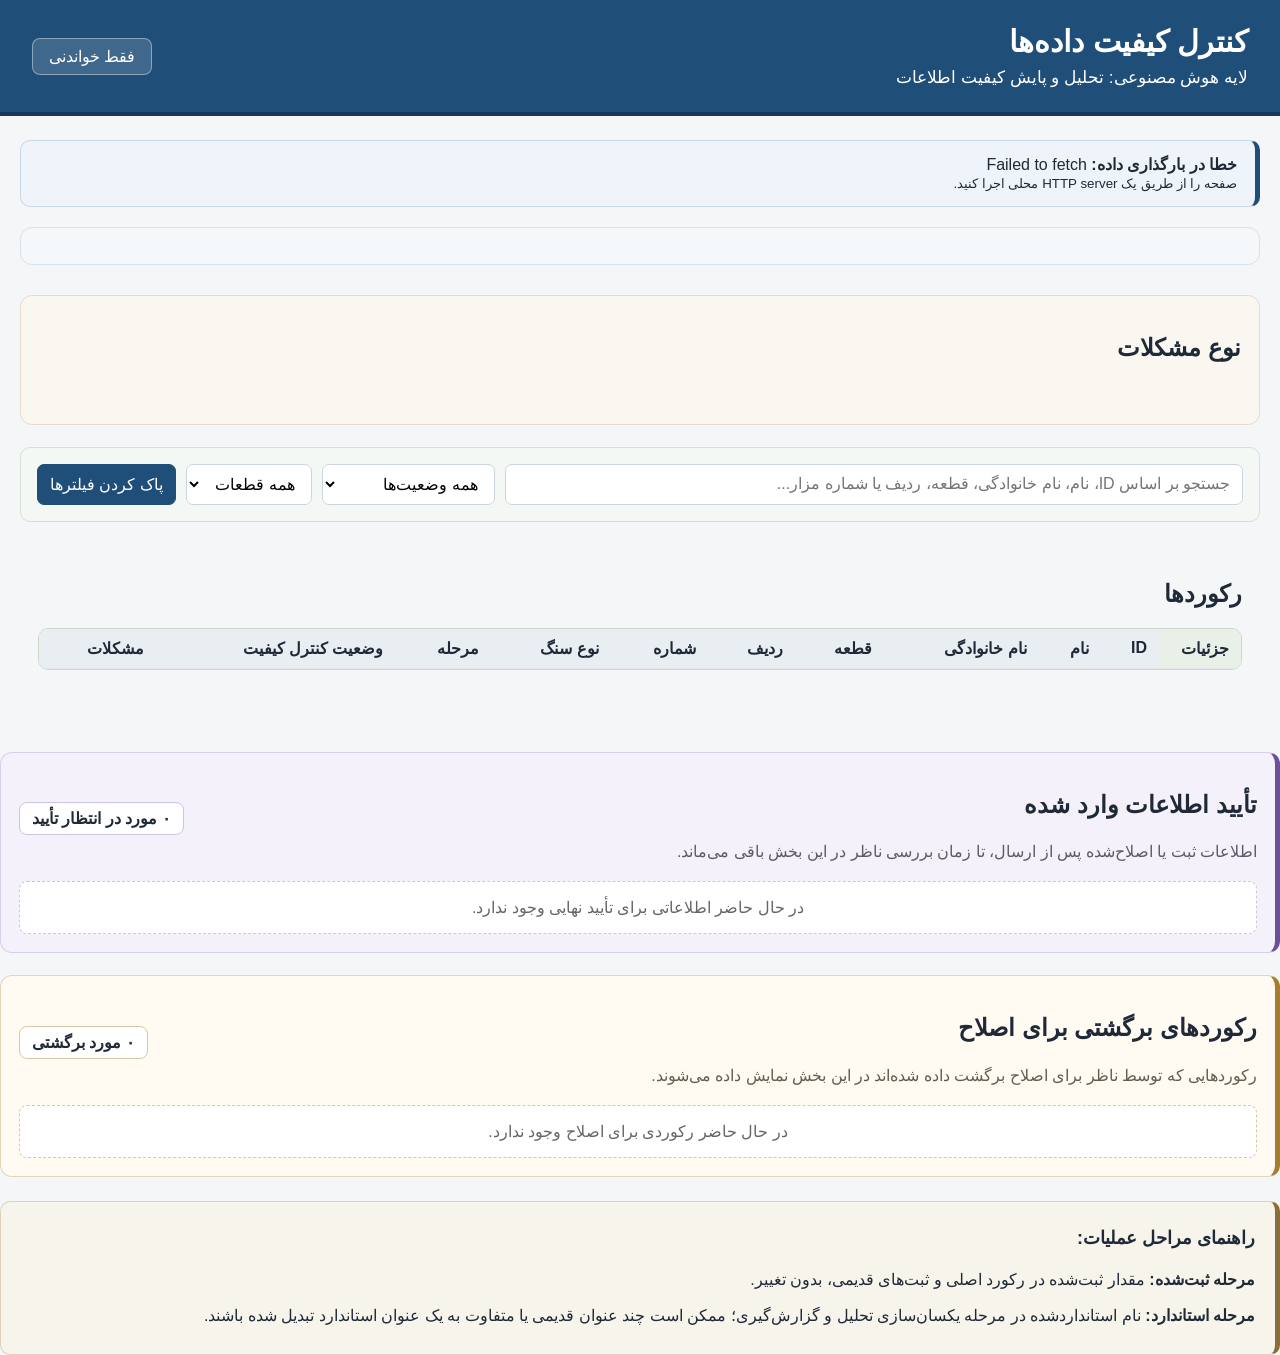
<file: ai/poc-02/qa_page/index.html>
<!DOCTYPE html>
<html lang="fa" dir="rtl">
<head>
    <meta charset="UTF-8">
    <meta name="viewport" content="width=device-width, initial-scale=1.0">
    <title>کنترل کیفیت داده‌ها</title>
    <link rel="stylesheet" href="./styles.css">
</head>
<body>

<header class="page-header">
    <div>
        <h1>کنترل کیفیت داده‌ها</h1>
        <p>لایه هوش مصنوعی: تحلیل و پایش کیفیت اطلاعات</p>
    </div>
    <div class="readonly-badge">فقط خواندنی</div>
</header>

<main>

    <section id="sourceInfo" class="source-info"></section>

    <section id="summaryCards" class="summary-cards"></section>

    <section>
        <h2>نوع مشکلات</h2>
        <div id="issueCards" class="issue-cards"></div>
    </section>

    <section class="controls">
        <input
            id="searchInput"
            type="search"
            placeholder="جستجو بر اساس ID، نام، نام خانوادگی، قطعه، ردیف یا شماره مزار..."
        >

        <select id="qualityFilter">
            <option value="">همه وضعیت‌ها</option>
            <option value="کامل">کامل</option>
            <option value="ناقص">ناقص</option>
            <option value="تکراری/چندرکوردی">تکراری/چندرکوردی</option>
            <option value="متناقض/نامعتبر">متناقض/نامعتبر</option>
            <option value="نیازمند بررسی">نیازمند بررسی</option>
        </select>

        <select id="pieceFilter">
            <option value="">همه قطعات</option>
        </select>

        <button id="clearFilters">پاک کردن فیلترها</button>
    </section>

    <section>
        <div class="table-header">
            <h2>رکوردها</h2>
            <span id="resultCount"></span>
        </div>

        <div class="table-wrapper">
            <table>
                <thead>
                    <tr>
                        <th>جزئیات</th>
                        <th>ID</th>
                        <th>نام</th>
                        <th>نام خانوادگی</th>
                        <th>قطعه</th>
                        <th>ردیف</th>
                        <th>شماره</th>
                        <th>نوع سنگ</th>
                        <th>مرحله</th>
                        <th>وضعیت کنترل کیفیت</th>
                        <th>مشکلات</th>
                    </tr>
                </thead>
                <tbody id="recordsBody"></tbody>
            </table>
        </div>

        <div id="pagination" class="pagination"></div>
    </section>

</main>

<section id="approvalSection" class="approval-section">
    <div class="table-header">
        <div>
            <h2>تأیید اطلاعات وارد شده</h2>
            <p class="approval-description">
                اطلاعات ثبت یا اصلاح‌شده پس از ارسال، تا زمان بررسی ناظر در این بخش باقی می‌ماند.
            </p>
        </div>
        <span id="approvalCount" class="approval-count">۰ مورد در انتظار تأیید</span>
    </div>

    <div id="approvalList" class="approval-list">
        <div class="approval-empty">
            در حال حاضر اطلاعاتی برای تأیید نهایی وجود ندارد.
        </div>
    </div>
</section>
<section id="correctionSection" class="correction-section">
    <div class="table-header">
        <div>
            <h2>رکوردهای برگشتی برای اصلاح</h2>
            <p class="correction-description">
                رکوردهایی که توسط ناظر برای اصلاح برگشت داده شده‌اند در این بخش نمایش داده می‌شوند.
            </p>
        </div>
        <span id="correctionCount" class="correction-count">۰ مورد برگشتی</span>
    </div>

    <div id="correctionList" class="correction-list">
        <div class="correction-empty">
            در حال حاضر رکوردی برای اصلاح وجود ندارد.
        </div>
    </div>
</section>
<section class="stage-guide">
    <h2>راهنمای مراحل عملیات:</h2>
    <p><strong>مرحله ثبت‌شده:</strong> مقدار ثبت‌شده در رکورد اصلی و ثبت‌های قدیمی، بدون تغییر.</p>
    <p><strong>مرحله استاندارد:</strong> نام استانداردشده در مرحله یکسان‌سازی تحلیل و گزارش‌گیری؛ ممکن است چند عنوان قدیمی یا متفاوت به یک عنوان استاندارد تبدیل شده باشند.</p>
</section>
<div id="detailModal" class="modal hidden">
    <div class="modal-content">
        <button id="closeModal" class="close-button">×</button>
        <div id="detailContent"></div>
    </div>
</div>

<script src="./app.js"></script>
</body>
</html>
</file>
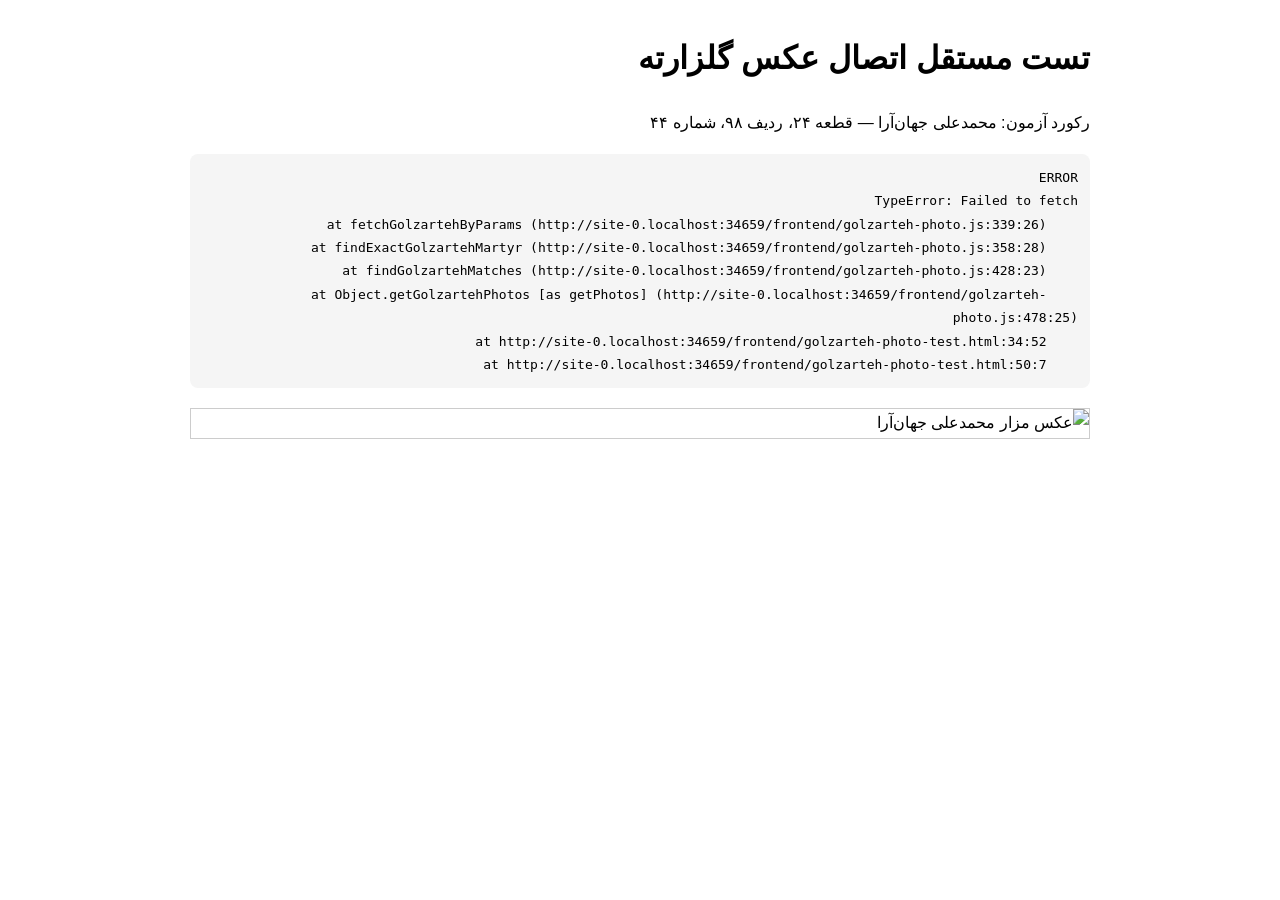
<file: frontend/golzarteh-photo-test.html>
<!doctype html>
<html lang="fa" dir="rtl">
<head>
  <meta charset="utf-8">
  <meta name="viewport" content="width=device-width,initial-scale=1">
  <title>Golzarteh Photo Test</title>
  <style>
    body{font-family:Tahoma,Arial,sans-serif;max-width:900px;margin:30px auto;padding:0 16px;line-height:1.8}
    img{display:block;max-width:100%;max-height:700px;margin-top:20px;border:1px solid #ccc}
    pre{white-space:pre-wrap;background:#f5f5f5;padding:12px;border-radius:8px}
  </style>
</head>
<body>
  <h1>تست مستقل اتصال عکس گلزارته</h1>
  <p>رکورد آزمون: محمدعلی جهان‌آرا — قطعه ۲۴، ردیف ۹۸، شماره ۴۴</p>
  <pre id="status">در حال دریافت اطلاعات...</pre>
  <img id="photo" alt="عکس مزار محمدعلی جهان‌آرا" hidden>

  <script src="./golzarteh-photo.js"></script>
  <script>
    (async () => {
      const record = {
        name: "محمدعلی",
        lastname: "جهان آرا",
        piece: "24",
        grave_row: "98",
        grave_number: "44"
      };

      const status = document.getElementById("status");
      const photo = document.getElementById("photo");

      try {
        const result = await window.GolzarTehPhoto.getPhotos(record);

        if (!result) {
          status.textContent = "نتیجه‌ای برای تطبیق دقیق پیدا نشد.";
          return;
        }

        status.textContent = JSON.stringify(result, null, 2);

        if (result.mainPhoto) {
          photo.src = result.mainPhoto;
          photo.hidden = false;
        }
      } catch (error) {
        status.textContent = "ERROR\n" + (error?.stack || error);
      }
    })();
  </script>
</body>
</html>
</file>
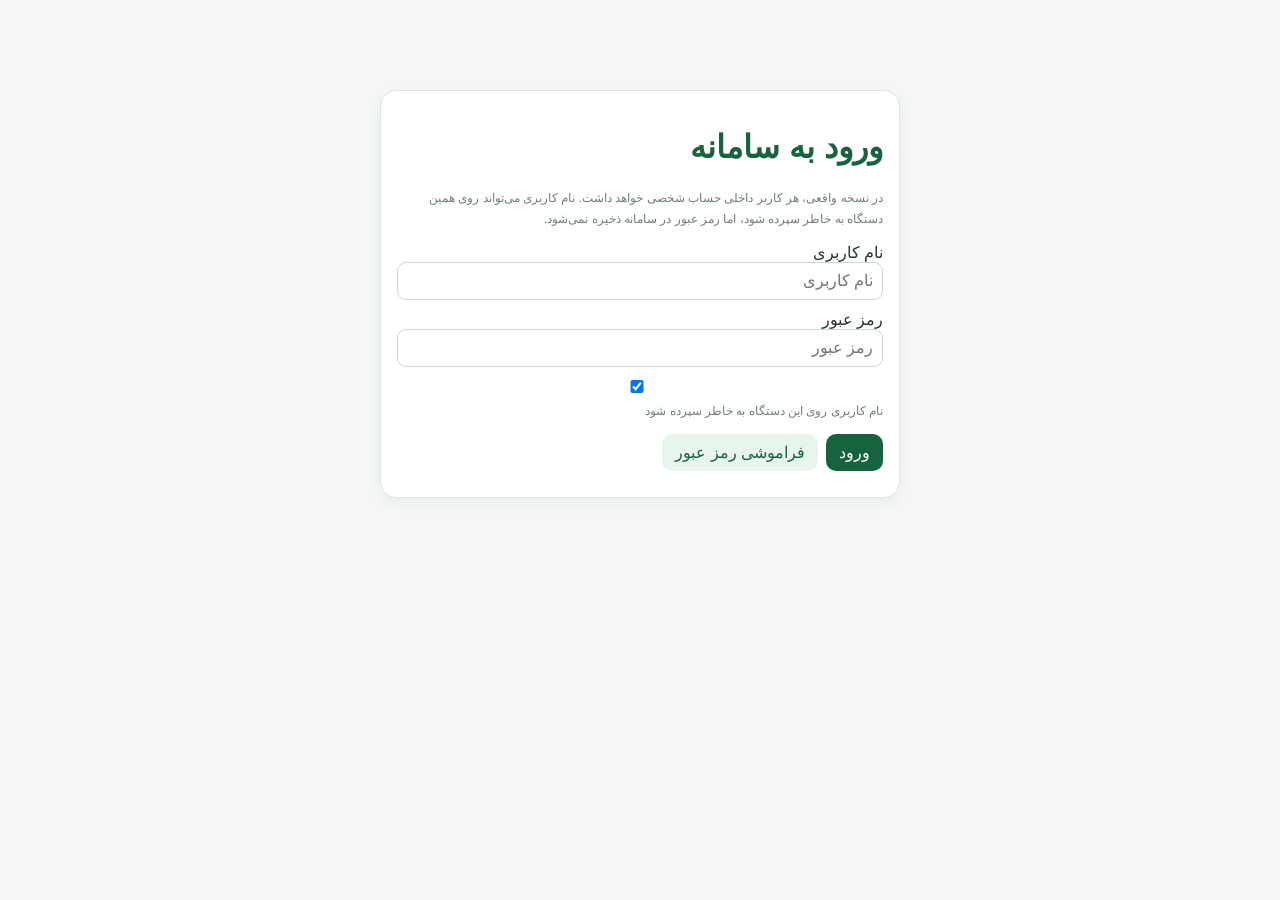
<file: frontend/user-access-control-qa.html>
<!DOCTYPE html>
<html lang="fa" dir="rtl">
<head>
<meta charset="UTF-8">
<meta name="viewport" content="width=device-width,initial-scale=1">
<title>QA — کاربران، نقش‌ها و مجوزها | GolzarStone</title>
<style>
*{box-sizing:border-box}body{margin:0;background:#f4f7f5;color:#26352d;font-family:Tahoma,Arial,sans-serif}
.wrap{max-width:1100px;margin:auto;padding:20px}.header{background:#17633d;color:#fff;border-radius:18px;padding:22px;margin-bottom:16px}
.header h1{margin:0 0 8px;font-size:25px}.header p{margin:0;line-height:1.9;font-size:14px}
.grid{display:grid;grid-template-columns:1fr 1.4fr;gap:16px}@media(max-width:850px){.grid{grid-template-columns:1fr}}
.card{background:#fff;border:1px solid #dce6df;border-radius:16px;padding:16px;box-shadow:0 4px 16px rgba(0,0,0,.05);margin-bottom:16px}
h2,h3{margin-top:0;color:#17633d}.row{display:flex;gap:8px;flex-wrap:wrap;align-items:center}
button,select,input{font:inherit}button{border:0;border-radius:10px;padding:9px 13px;cursor:pointer;background:#17633d;color:#fff}button.secondary{background:#e8f5ed;color:#17633d}button.danger{background:#c84b4b}
input,select{width:100%;padding:9px;border:1px solid #ccd9d1;border-radius:9px;background:#fff}.field{margin-bottom:10px}
.permission{display:grid;grid-template-columns:1fr auto;gap:8px;padding:7px 0;border-bottom:1px solid #edf1ee}
.group{margin:10px 0}.group-title{font-weight:bold;margin-bottom:5px;color:#2878b8}
.role{padding:9px;border:1px solid #dce6df;border-radius:10px;margin:6px 0;cursor:pointer}.role.active{border-color:#17633d;background:#e8f5ed}
.scope{display:inline-block;padding:4px 8px;border-radius:999px;background:#eef3f0;margin:3px;font-size:12px}
.result{padding:8px;border-radius:8px;margin:5px 0}.pass{background:#e8f5ed;color:#17633d}.fail{background:#fdecec;color:#9b2f2f}
pre{white-space:pre-wrap;background:#17221c;color:#e8f5ed;padding:12px;border-radius:10px;direction:ltr;text-align:left;font-size:12px}
.small{font-size:12px;color:#708078;line-height:1.8}.status{font-weight:bold}.hidden{display:none}
</style>
</head>
<body>
<div id="loginGate" class="wrap"><div class="card" style="max-width:520px;margin:70px auto"><h1 style="color:#17633d">ورود به سامانه</h1><p class="small">در نسخه واقعی، هر کاربر داخلی حساب شخصی خواهد داشت. نام کاربری می‌تواند روی همین دستگاه به خاطر سپرده شود، اما رمز عبور در سامانه ذخیره نمی‌شود.</p><div class="field"><label>نام کاربری</label><input id="loginUser" autocomplete="username" placeholder="نام کاربری"></div><div class="field"><label>رمز عبور</label><input id="loginPassword" type="password" autocomplete="current-password" placeholder="رمز عبور"></div><label class="small"><input id="rememberUser" type="checkbox" checked> نام کاربری روی این دستگاه به خاطر سپرده شود</label><div class="row" style="margin-top:12px"><button id="loginBtn">ورود</button><button id="forgotBtn" class="secondary">فراموشی رمز عبور</button></div><div id="loginMessage" class="small" style="margin-top:10px"></div></div></div><div id="appGate" class="wrap hidden">
<div class="header">
<h1>محیط QA — سیستم کاربران، نقش‌ها، مجوزها و Scope</h1>
<p>نمونه آزمایشی مستقل برای اعتبارسنجی Permission Engine و ماتریس دسترسی. این صفحه عمداً به Supabase متصل نیست و هیچ داده عملیاتی را تغییر نمی‌دهد.</p>
</div>
<div class="grid">
<section>
<div class="card">
<h2>کاربر آزمایشی</h2>
<div class="field"><label>نام کاربر</label><input id="userName" value="کاربر آزمایشی"></div>
<div class="field"><label>شناسه کاربر</label><input id="userId" value="qa-user-001"></div>
<div class="field"><label>نقش‌ها</label><div id="roles"></div></div>
<div class="field"><label>Scope داده</label><div id="scopes"></div></div>
<div class="row">
<button id="saveBtn">ذخیره سناریو</button>
<button id="resetBtn" class="secondary">بازنشانی</button>
</div>
</div>
<div class="card">
<h2>کنترل دسترسی</h2>
<div class="field"><label>Permission مورد آزمایش</label><select id="permissionSelect"></select></div>
<div class="field"><label>Scope مورد آزمایش</label><select id="scopeSelect"></select></div>
<div class="field"><label>شناسه ایجادکننده رکورد</label><input id="creatorId" value="qa-user-999"></div>
<button id="checkBtn">بررسی دسترسی</button>
<div id="decision" class="status" style="margin-top:10px"></div>
<div id="reason" class="small"></div>
</div>
</section>
<section>
<div class="card">
<h2>ماتریس Permission</h2>
<div id="permissions"></div>
</div>
<div class="card">
<h2>تست خودکار موتور</h2>
<div id="tests"></div>
</div>
<div class="card">
<h2>Effective Access</h2>
<pre id="effective"></pre>
</div>
</section>
</div>
</div>
<script src="user-access-control-qa.js?v=20261007-03"></script>
</body>
</html>
</file>
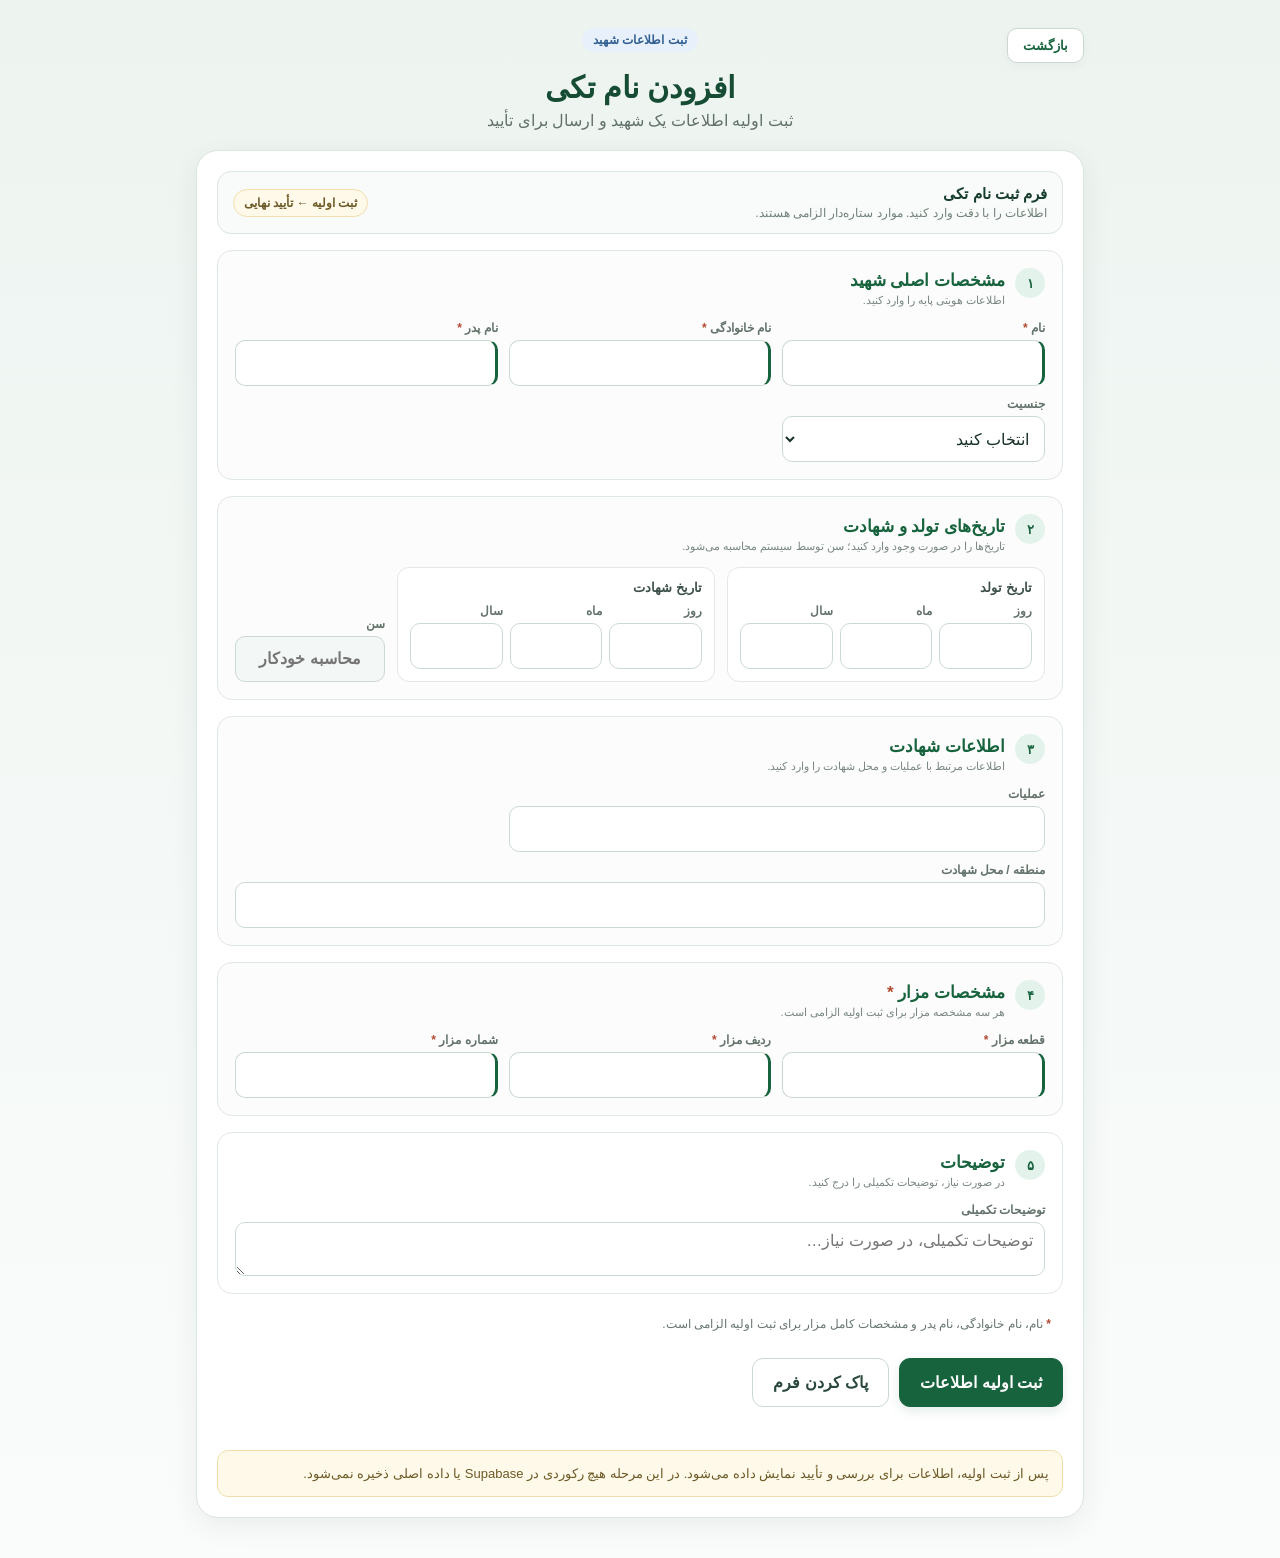
<file: frontend/all-martyrs/all-martyrs-entry-single.html>
<!DOCTYPE html>
<html lang="fa" dir="rtl">
<head>
  <meta charset="UTF-8">
  <meta name="viewport" content="width=device-width, initial-scale=1.0, viewport-fit=cover">
  <meta name="description" content="ثبت اولیه اطلاعات یک شهید">
  <title>افزودن نام تکی | گلزار شهدای تهران</title>
  <link rel="stylesheet" href="all-martyrs.css?v=20260905-03">
  <link rel="stylesheet" href="all-martyrs-entry-single.css?v=20260905-03">
</head>
<body>
<main class="all-martyrs-page entry-page single-entry-page" id="top">
  <header class="all-martyrs-header">
    <a class="all-martyrs-back-home all-martyrs-back-right" href="all-martyrs.html">بازگشت</a>
    <div class="entry-header-badge">ثبت اطلاعات شهید</div>
    <h1>افزودن نام تکی</h1>
    <p>ثبت اولیه اطلاعات یک شهید و ارسال برای تأیید</p>
  </header>
  <section class="all-martyrs-panel entry-panel">
    <div class="entry-intro"><div><strong>فرم ثبت نام تکی</strong><span>اطلاعات را با دقت وارد کنید. موارد ستاره‌دار الزامی هستند.</span></div><span class="entry-draft-badge">ثبت اولیه ← تأیید نهایی</span></div>
    <form id="single-entry-form" novalidate>
      <section class="entry-section"><div class="entry-section-heading"><span class="entry-section-number">۱</span><div><h2 class="entry-section-title">مشخصات اصلی شهید</h2><p>اطلاعات هویتی پایه را وارد کنید.</p></div></div><div class="entry-grid">
        <div class="entry-field required-field"><label for="first_name">نام <b>*</b></label><input id="first_name" autocomplete="given-name" required></div>
        <div class="entry-field required-field"><label for="last_name">نام خانوادگی <b>*</b></label><input id="last_name" autocomplete="family-name" required></div>
        <div class="entry-field required-field"><label for="father_name">نام پدر <b>*</b></label><input id="father_name" required></div>
        <div class="entry-field"><label for="gender">جنسیت</label><select id="gender"><option value="">انتخاب کنید</option><option>مرد</option><option>زن</option></select></div>
      </div></section>
      <section class="entry-section"><div class="entry-section-heading"><span class="entry-section-number">۲</span><div><h2 class="entry-section-title">تاریخ‌های تولد و شهادت</h2><p>تاریخ‌ها را در صورت وجود وارد کنید؛ سن توسط سیستم محاسبه می‌شود.</p></div></div><div class="entry-date-groups">
        <div class="entry-date-group"><h3>تاریخ تولد</h3><div class="entry-grid entry-grid-date"><div class="entry-field"><label for="birth_day">روز</label><input id="birth_day" inputmode="numeric" maxlength="2"></div><div class="entry-field"><label for="birth_month">ماه</label><input id="birth_month" inputmode="numeric" maxlength="2"></div><div class="entry-field"><label for="birth_year">سال</label><input id="birth_year" inputmode="numeric" maxlength="4"></div></div></div>
        <div class="entry-date-group"><h3>تاریخ شهادت</h3><div class="entry-grid entry-grid-date"><div class="entry-field"><label for="death_day">روز</label><input id="death_day" inputmode="numeric" maxlength="2"></div><div class="entry-field"><label for="death_month">ماه</label><input id="death_month" inputmode="numeric" maxlength="2"></div><div class="entry-field"><label for="death_year">سال</label><input id="death_year" inputmode="numeric" maxlength="4"></div></div></div>
        <div class="entry-field entry-age-field"><label for="age">سن</label><input id="age" inputmode="numeric" readonly aria-readonly="true" placeholder="محاسبه خودکار"></div>
      </div></section>
      <section class="entry-section"><div class="entry-section-heading"><span class="entry-section-number">۳</span><div><h2 class="entry-section-title">اطلاعات شهادت</h2><p>اطلاعات مرتبط با عملیات و محل شهادت را وارد کنید.</p></div></div><div class="entry-grid">
        <div class="entry-field wide"><label for="martyrdom_operation">عملیات</label><input id="martyrdom_operation"></div>
        <div class="entry-field full"><label for="martyrdom_location">منطقه / محل شهادت</label><input id="martyrdom_location"></div>
      </div></section>
      <section class="entry-section"><div class="entry-section-heading"><span class="entry-section-number">۴</span><div><h2 class="entry-section-title">مشخصات مزار <b class="entry-required-mark">*</b></h2><p>هر سه مشخصه مزار برای ثبت اولیه الزامی است.</p></div></div><div class="entry-grid entry-grave-grid">
        <div class="entry-field required-field"><label for="grave_piece">قطعه مزار <b>*</b></label><input id="grave_piece" inputmode="numeric" list="grave-piece-options" required><datalist id="grave-piece-options"><option value="17"></option><option value="24"></option><option value="26"></option><option value="27"></option><option value="28"></option><option value="29"></option><option value="40"></option><option value="53"></option></datalist></div>
        <div class="entry-field required-field"><label for="grave_row">ردیف مزار <b>*</b></label><input id="grave_row" inputmode="numeric" required></div>
        <div class="entry-field required-field"><label for="grave_number">شماره مزار <b>*</b></label><input id="grave_number" inputmode="numeric" required></div>
      </div></section>
      <section class="entry-section entry-notes-section"><div class="entry-section-heading"><span class="entry-section-number">۵</span><div><h2 class="entry-section-title">توضیحات</h2><p>در صورت نیاز، توضیحات تکمیلی را درج کنید.</p></div></div><div class="entry-field full"><label for="notes">توضیحات تکمیلی</label><textarea id="notes" placeholder="توضیحات تکمیلی، در صورت نیاز…"></textarea></div></section>
      <div class="entry-required-note"><b>*</b> نام، نام خانوادگی، نام پدر و مشخصات کامل مزار برای ثبت اولیه الزامی است.</div>
      <div class="entry-actions"><button class="entry-primary" type="submit">ثبت اولیه اطلاعات</button><button class="entry-secondary" type="reset">پاک کردن فرم</button></div>
      <div id="entry-status" class="entry-status" aria-live="polite"></div>
      <div class="entry-notice">پس از ثبت اولیه، اطلاعات برای بررسی و تأیید نمایش داده می‌شود. در این مرحله هیچ رکوردی در Supabase یا داده اصلی ذخیره نمی‌شود.</div>
    </form>
  </section>
</main>
<button class="back-to-top" type="button" aria-label="بازگشت به بالای صفحه" title="بازگشت به بالا">↑</button>
<script src="all-martyrs-entry-single.js?v=20260905-04"></script>
</body>
</html>
</file>
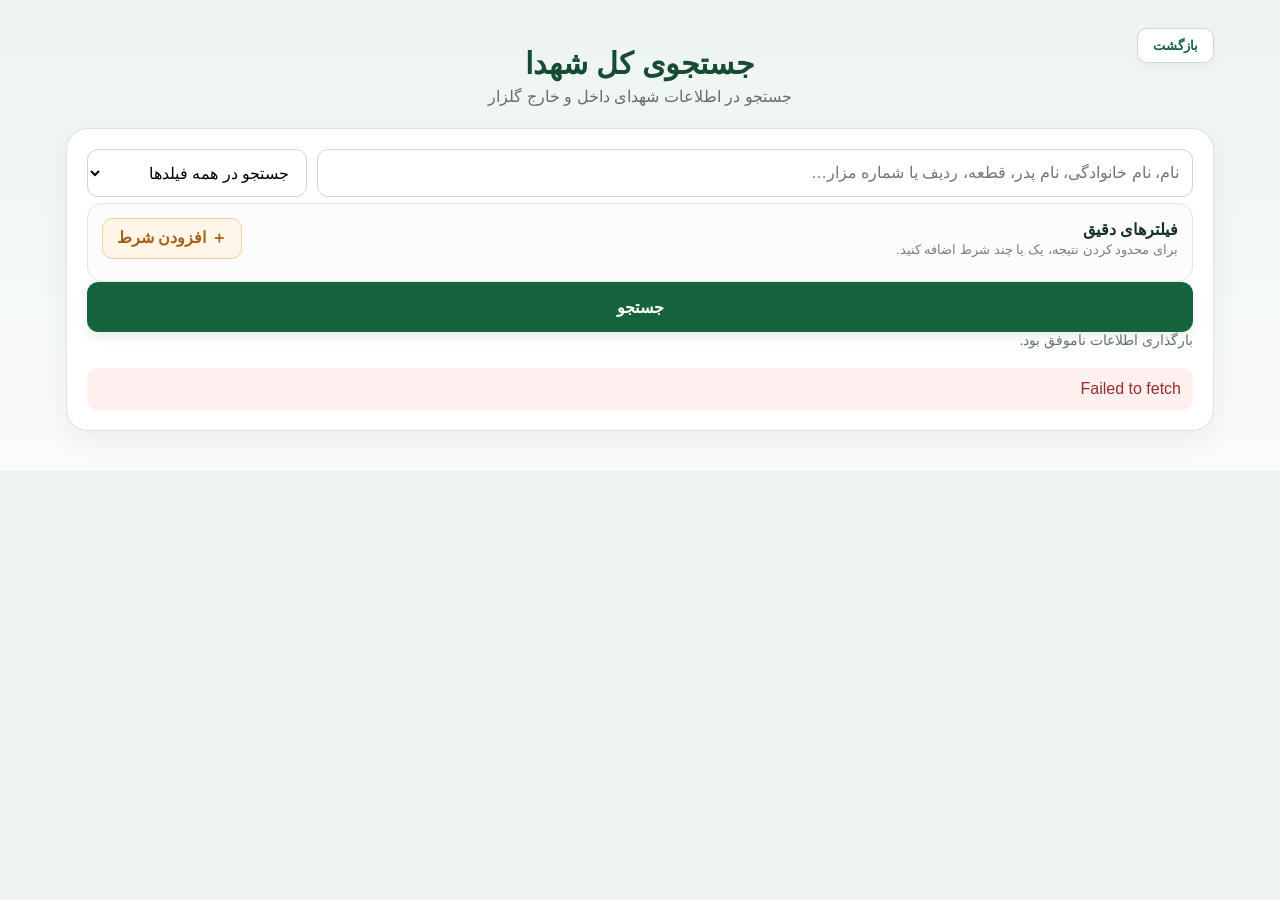
<file: frontend/all-martyrs/all-martyrs-search.html>
<!DOCTYPE html>
<html lang="fa" dir="rtl">
<head><meta charset="UTF-8"><meta name="viewport" content="width=device-width, initial-scale=1.0, viewport-fit=cover"><meta name="description" content="جستجوی جامع اطلاعات شهدای گلزار شهدای تهران"><title>جستجوی کل شهدا | گلزار شهدای تهران</title><link rel="stylesheet" href="all-martyrs.css?v=20260905-01"><link rel="stylesheet" href="search-result-groups.css?v=20260907-02"><script src="./vendor/xlsx.full.min.js"></script></head>
<body><main class="all-martyrs-page" id="top"><header class="all-martyrs-header"><a class="all-martyrs-back-home all-martyrs-back-right" href="#" onclick="if(window.history.length>1){window.history.back();}else{window.location.href='all-martyrs.html';}return false;">بازگشت</a><h1>جستجوی کل شهدا</h1><p>جستجو در اطلاعات شهدای داخل و خارج گلزار</p></header>
<section class="all-martyrs-panel"><form id="all-martyrs-form"><div class="all-martyrs-form"><input id="all-martyrs-query" type="search" autocomplete="off" placeholder="نام، نام خانوادگی، نام پدر، قطعه، ردیف یا شماره مزار…"><select id="all-martyrs-field" aria-label="فیلد جستجو"><option value="all">جستجو در همه فیلدها</option></select></div>
<div class="all-martyrs-combined"><div class="all-martyrs-combined-head"><div><strong>فیلترهای دقیق</strong><small>برای محدود کردن نتیجه، یک یا چند شرط اضافه کنید.</small></div><button class="all-martyrs-add-filter" id="all-martyrs-add-filter" type="button">＋ افزودن شرط</button></div><div id="all-martyrs-filters"></div></div>
<button class="all-martyrs-search-submit" type="submit">جستجو</button></form>
<div id="all-martyrs-status" class="all-martyrs-status">در حال آماده‌سازی اطلاعات…</div><div id="all-martyrs-error" class="all-martyrs-error" hidden></div><div id="all-martyrs-output"></div></section></main>
<script src="all-martyrs-normalizer.js?v=20260905-01"></script><script src="all-martyrs-data.js?v=20260905-01"></script><script src="all-martyrs-search.js?v=20260907-02"></script><script src="all-martyrs-ui.js?v=20260905-01"></script><script src="../golzarteh-photo.js?v=20260927-07"></script><script src="../golzarteh-detail-photo.js?v=20260927-04"></script><script src="../golzarteh-tomb-photo.js?v=20260927-02"></script>
<script>
(async function(){const form=document.getElementById("all-martyrs-form"),query=document.getElementById("all-martyrs-query"),field=document.getElementById("all-martyrs-field"),filtersBox=document.getElementById("all-martyrs-filters"),addFilter=document.getElementById("all-martyrs-add-filter"),status=document.getElementById("all-martyrs-status"),output=document.getElementById("all-martyrs-output"),error=document.getElementById("all-martyrs-error");let records=[],lastResults=[],lastSearchState={query:"",field:"all",filters:{}},currentRecord=null;
Object.entries(AllMartyrsSearch.FIELDS).forEach(([key,label])=>{const option=document.createElement("option");option.value=key;option.textContent=label;field.appendChild(option);});
function optionsForField(key){if(key==="birth_month"||key==="death_month")return AllMartyrsSearch.MONTH_OPTIONS.map(o=>`<option value="${o.value}">${o.label}</option>`).join("");if(key==="grave_piece")return AllMartyrsSearch.PIECE_OPTIONS.filter(o=>o.value!=="").map(o=>`<option value="${o.value}">${o.label}</option>`).join("");return "";}
function addFilterRow(key="grave_piece"){const row=document.createElement("div");row.className="all-martyrs-filter-row";row.innerHTML=`<select class="filter-key" aria-label="فیلد شرط">${Object.entries(AllMartyrsSearch.FIELDS).map(([k,l])=>`<option value="${k}" ${k===key?"selected":""}>${l}</option>`).join("")}</select><div class="filter-value-wrap"></div><button type="button" class="filter-remove">حذف</button>`;const keySelect=row.querySelector(".filter-key"),valueWrap=row.querySelector(".filter-value-wrap");function refreshValue(){const selected=keySelect.value;if(selected==="grave_piece")valueWrap.innerHTML=`<select class="filter-value" aria-label="مقدار قطعه"><option value="">انتخاب قطعه…</option>${optionsForField(selected)}</select>`;else if(selected==="birth_month"||selected==="death_month")valueWrap.innerHTML=`<select class="filter-value" aria-label="ماه"><option value="">انتخاب ماه…</option>${optionsForField(selected)}</select>`;else valueWrap.innerHTML=`<input class="filter-value" type="text" aria-label="مقدار شرط" placeholder="مقدار شرط…">`;}keySelect.addEventListener("change",refreshValue);row.querySelector(".filter-remove").addEventListener("click",()=>row.remove());refreshValue();filtersBox.appendChild(row)}
addFilter.addEventListener("click",()=>addFilterRow());function readFilters(){const filters={};filtersBox.querySelectorAll(".all-martyrs-filter-row").forEach(row=>{const key=row.querySelector(".filter-key").value,value=row.querySelector(".filter-value").value;if(value)filters[key]=value});return filters}
function cleanValue(value){return AllMartyrsNormalizer.clean(value);}
function matchesExactLocationFilter(record,filters){const piece=cleanValue(record.grave_piece),row=cleanValue(record.grave_row),number=cleanValue(record.grave_number),fp=cleanValue(filters.grave_piece),fr=cleanValue(filters.grave_row),fn=cleanValue(filters.grave_number);if(fp && fp!=="outside" && piece!==fp)return false;if(fp==="outside" && record.source!=="outside")return false;if(fr && row!==fr)return false;if(fn && number!==fn)return false;return Boolean(fp||fr||fn)}
function renderResults(results){lastResults=results;const limit=200;const hasLocationFilters=Boolean(lastSearchState.filters&&(lastSearchState.filters.grave_piece||lastSearchState.filters.grave_row||lastSearchState.filters.grave_number));const exactLocation=hasLocationFilters?results.filter(record=>matchesExactLocationFilter(record,lastSearchState.filters)):[];const exactIds=new Set(exactLocation.map(record=>String(record.id)));const similar=exactLocation.length?results.filter(record=>!exactIds.has(String(record.id))):results;const shownExact=exactLocation.slice(0,limit);const shownSimilar=similar.slice(0,Math.max(0,limit-shownExact.length));const parts=[];if(shownExact.length){parts.push(`<div class="all-martyrs-result-group all-martyrs-exact-group"><div class="all-martyrs-result-group-title">نتیجه اصلی جستجو <span>${AllMartyrsUI.faDigits(shownExact.length)} مورد</span></div>${shownExact.map(AllMartyrsUI.card).join("")}</div>`)}if(shownSimilar.length){if(shownExact.length)parts.push('<div class="all-martyrs-result-separator"><span>نتایج مشابه</span></div>');parts.push(`<div class="all-martyrs-result-group all-martyrs-similar-group">${shownSimilar.map(AllMartyrsUI.card).join("")}</div>`)}if(!results.length)parts.push('<div class="all-martyrs-empty">نتیجه‌ای پیدا نشد.</div>');const canExport=true;output.innerHTML=`<div class="all-martyrs-result-summary"><div><strong>نتایج جستجو</strong><span>${AllMartyrsUI.faDigits(Number(results.length).toLocaleString("en-US"))} مورد</span></div>${canExport && results.length ? '<button type="button" class="all-martyrs-export" data-action="export">📥 خروجی Excel</button>' : ""}</div><div class="all-martyrs-results">${parts.join("")}</div>`;if(results.length>limit){const note=document.createElement("div");note.className="all-martyrs-more-note";note.textContent=`برای سرعت بیشتر، ${AllMartyrsUI.faDigits(limit)} نتیجه اول نمایش داده شده است؛ خروجی Excel شامل هر ${AllMartyrsUI.faDigits(results.length)} نتیجه است.`;output.prepend(note)}}
function exportExcel(){if(!lastResults.length||!window.XLSX)return;const exportDate=new Intl.DateTimeFormat("fa-IR-u-ca-persian",{year:"numeric",month:"2-digit",day:"2-digit"}).format(new Date()),rows=lastResults.map(r=>({"نام":r.first_name,"نام خانوادگی":r.last_name,"نام پدر":r.father_name,"جنسیت":r.gender,"روز تولد":r.birth_date.day,"ماه تولد":r.birth_date.month_name||r.birth_date.month,"سال تولد":r.birth_date.year,"روز شهادت":r.death_date.day,"ماه شهادت":r.death_date.month_name||r.death_date.month,"سال شهادت":r.death_date.year,"سن":r.age_display,"عملیات":r.martyrdom_operation,"دسته‌بندی شهادت":r.martyrdom_category,"منطقه / محل شهادت":r.martyrdom_location,"قطعه مزار":r.grave_piece,"ردیف مزار":r.grave_row,"شماره مزار":r.grave_number,"منبع":r.source==="outside"?"قطعات عمومی بهشت زهرا":"گلزار","ویرایش شده":r.edited_at?"بله":"خیر","فیلدهای ویرایش‌شده":(r.edited_fields||[]).join("، "),"تاریخ ویرایش":r.edited_at||"","تاریخ خروجی":exportDate})),sheet=XLSX.utils.json_to_sheet(rows),book=XLSX.utils.book_new();XLSX.utils.book_append_sheet(book,sheet,"نتایج جستجو");XLSX.writeFile(book,`جستجوی-کل-شهدا-${exportDate.replace(/\//g,"-")}.xlsx`)}
function showDetail(record){currentRecord=record;AllMartyrsUI.detail(output,record);if(typeof window.renderGolzartehDetailPhoto==="function"){window.renderGolzartehDetailPhoto({name:record.first_name,lastname:record.last_name,father_name:record.father_name,birth_date:record.birth_date,death_date:record.death_date,martyrdom_location:record.martyrdom_location,piece:record.grave_piece,grave_row:record.grave_row,grave_number:record.grave_number},output)}}function showEdit(record){currentRecord=record;AllMartyrsUI.edit(output,record)}function returnToResults(){renderResults(lastResults)}
output.addEventListener("click",event=>{const actionEl=event.target.closest("[data-action]");if(!actionEl)return;const action=actionEl.dataset.action;if(action==="detail"||action==="edit"){const record=records.find(r=>r.id===actionEl.dataset.recordId);if(!record)return;action==="detail"?showDetail(record):showEdit(record);return}if(action==="back"){returnToResults();return}if(action==="export"){exportExcel();return}if(action==="save-edit"){if(!currentRecord)return;const changedFields=[];output.querySelectorAll("[data-edit-field]").forEach(input=>{const key=input.dataset.editField;let oldValue="",newValue=input.value;if(["birth_day","birth_month","birth_year"].includes(key)){oldValue=key==="birth_day"?currentRecord.birth_date.day:key==="birth_month"?(currentRecord.birth_date.month_name||currentRecord.birth_date.month):currentRecord.birth_date.year;currentRecord.birth_date=AllMartyrsNormalizer.normalizeDate(key==="birth_day"?input.value:currentRecord.birth_date.day,key==="birth_month"?input.value:currentRecord.birth_date.month,key==="birth_year"?input.value:currentRecord.birth_date.year)}else if(["death_day","death_month","death_year"].includes(key)){oldValue=key==="death_day"?currentRecord.death_date.day:key==="death_month"?(currentRecord.death_date.month_name||currentRecord.death_date.month):currentRecord.death_date.year;currentRecord.death_date=AllMartyrsNormalizer.normalizeDate(key==="death_day"?input.value:currentRecord.death_date.day,currentRecord.death_date.month,key==="death_year"?input.value:currentRecord.death_date.year)}else{oldValue=currentRecord[key]||"";currentRecord[key]=input.value}if(String(oldValue)!==String(newValue))changedFields.push(key)});currentRecord.edited_fields=changedFields;currentRecord.edited_at=new Intl.DateTimeFormat("fa-IR-u-ca-persian",{dateStyle:"short",timeStyle:"short"}).format(new Date());currentRecord.age_calculated=null;currentRecord.age_display=currentRecord.age_raw||"";showDetail(currentRecord)}});
try{if(!window.XLSX)throw new Error("کتابخانه Excel (XLSX) بارگذاری نشده است.");const loaded=await AllMartyrsData.load();records=loaded.records;status.innerHTML=`اطلاعات آماده جستجو: <strong>${AllMartyrsUI.faDigits(loaded.counts.total.toLocaleString("en-US"))} رکورد</strong> در دو منبع`;AllMartyrsUI.render(output,[],0,{canExport:false})}catch(e){console.error("All Martyrs Search load error:",e);status.textContent="بارگذاری اطلاعات ناموفق بود.";error.hidden=false;error.textContent=e.message||"خطای نامشخص در بارگذاری داده‌ها."}
form.addEventListener("submit",event=>{event.preventDefault();if(!records.length)return;lastSearchState={query:query.value,field:field.value,filters:readFilters()};renderResults(AllMartyrsSearch.search(records,lastSearchState))});
})();
</script></body></html>
</file>
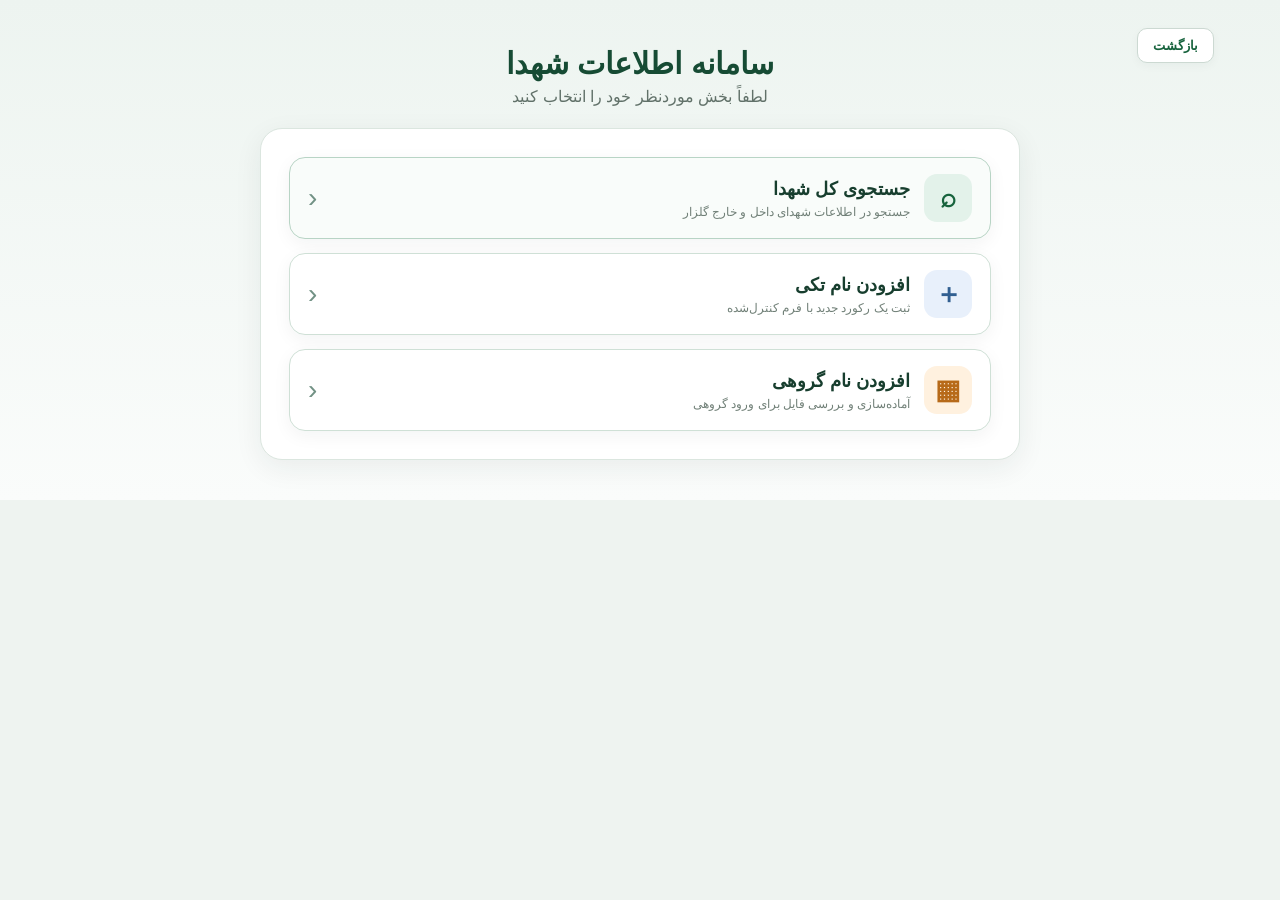
<file: frontend/all-martyrs/all-martyrs.html>
<!DOCTYPE html>
<html lang="fa" dir="rtl">
<head>
  <meta charset="UTF-8">
  <meta name="viewport" content="width=device-width, initial-scale=1.0, viewport-fit=cover">
  <meta name="description" content="سامانه مستقل جستجو و ورود اطلاعات شهدا">
  <title>سامانه اطلاعات شهدا | گلزار شهدای تهران</title>
  <link rel="stylesheet" href="all-martyrs.css?v=20260905-01">
</head>
<body>
<main class="all-martyrs-page all-martyrs-landing">
  <header class="all-martyrs-header">
    <a class="all-martyrs-back-home all-martyrs-back-right" href="../index.html">بازگشت</a>
    <h1>سامانه اطلاعات شهدا</h1>
    <p>لطفاً بخش موردنظر خود را انتخاب کنید</p>
  </header>
  <section class="all-martyrs-panel all-martyrs-landing-panel">
    <div class="all-martyrs-main-actions">
      <a class="all-martyrs-main-action search" href="all-martyrs-search.html">
        <span class="action-icon">⌕</span>
        <span><strong>جستجوی کل شهدا</strong><small>جستجو در اطلاعات شهدای داخل و خارج گلزار</small></span>
        <span class="action-arrow">‹</span>
      </a>
      <a class="all-martyrs-main-action single" href="all-martyrs-entry-single.html">
        <span class="action-icon">＋</span>
        <span><strong>افزودن نام تکی</strong><small>ثبت یک رکورد جدید با فرم کنترل‌شده</small></span>
        <span class="action-arrow">‹</span>
      </a>
      <a class="all-martyrs-main-action bulk" href="all-martyrs-entry-bulk.html">
        <span class="action-icon">▦</span>
        <span><strong>افزودن نام گروهی</strong><small>آماده‌سازی و بررسی فایل برای ورود گروهی</small></span>
        <span class="action-arrow">‹</span>
      </a>
    </div>
  </section>
</main>
</body>
</html>
</file>
<file: ai/poc-02/qa_page/styles.css>
* {
    box-sizing: border-box;
}

html,
body {
    margin: 0;
    padding: 0;
    font-family: "B Nazanin", "B Nazanin", Tahoma, Arial, sans-serif;
    background: #f4f6f8;
    color: #1f2937;
}

body {
    direction: rtl;
}

.page-header {
    background: #1f4e79;
    color: white;
    padding: 24px 32px;
    display: flex;
    justify-content: space-between;
    align-items: center;
    gap: 20px;
}

.page-header h1 {
    margin: 0 0 8px;
    font-size: 30px;
}

.page-header p {
    margin: 0;
    font-size: 17px;
}

.readonly-badge {
    background: rgba(255,255,255,.15);
    border: 1px solid rgba(255,255,255,.4);
    padding: 8px 16px;
    border-radius: 8px;
    white-space: nowrap;
}

main {
    max-width: 1500px;
    margin: 24px auto;
    padding: 0 20px;
}

.source-info {
    background: white;
    border-radius: 10px;
    padding: 14px 18px;
    margin-bottom: 20px;
    border: 1px solid #d9dee5;
}

.summary-cards,
.issue-cards {
    display: grid;
    gap: 16px;
}

.summary-cards {
    grid-template-columns: repeat(3, 1fr);
    margin-bottom: 30px;
}

.issue-cards {
    grid-template-columns: repeat(3, 1fr);
    margin-bottom: 24px;
}

.card {
    background: white;
    border: 1px solid #d9dee5;
    border-radius: 10px;
    padding: 18px;
}

.card h3 {
    margin: 0 0 10px;
    font-size: 17px;
}

.card .number {
    font-size: 30px;
    font-weight: bold;
    color: #1f4e79;
}

.issue-card {
    cursor: pointer;
    transition: .15s;
}

.issue-card:hover {
    border-color: #1f4e79;
    transform: translateY(-1px);
}

.issue-card .number {
    font-size: 25px;
}

.controls {
    display: flex;
    gap: 10px;
    flex-wrap: wrap;
    background: white;
    padding: 16px;
    border: 1px solid #d9dee5;
    border-radius: 10px;
    margin-bottom: 20px;
}

.controls input,
.controls select,
.controls button {
    font-family: inherit;
    font-size: 16px;
    padding: 10px 12px;
    border: 1px solid #cbd5e1;
    border-radius: 7px;
    background: white;
}

.controls input {
    flex: 1;
    min-width: 300px;
}

.controls button {
    cursor: pointer;
    background: #1f4e79;
    color: white;
    border-color: #1f4e79;
}

.table-header {
    display: flex;
    justify-content: space-between;
    align-items: center;
}

.table-wrapper {
    overflow-x: auto;
    background: white;
    border: 1px solid #d9dee5;
    border-radius: 10px;
}

table {
    width: 100%;
    border-collapse: collapse;
    min-width: 1200px;
}

th,
td {
    padding: 10px 12px;
    border-bottom: 1px solid #e5e7eb;
    text-align: right;
    vertical-align: top;
}

th {
    background: #e9eef3;
    position: sticky;
    top: 0;
    z-index: 1;
}

td {
    font-size: 15px;
}

.issue-list {
    max-width: 300px;
    line-height: 1.8;
}

.detail-button {
    border: 0;
    background: #1f4e79;
    color: white;
    padding: 7px 12px;
    border-radius: 6px;
    cursor: pointer;
    font-family: inherit;
}

.pagination {
    display: flex;
    justify-content: center;
    align-items: center;
    gap: 8px;
    padding: 20px 0;
}

.pagination button {
    font-family: inherit;
    border: 1px solid #cbd5e1;
    background: white;
    padding: 7px 12px;
    border-radius: 6px;
    cursor: pointer;
}

.pagination button.active {
    background: #1f4e79;
    color: white;
}

.modal {
    position: fixed;
    inset: 0;
    background: rgba(0,0,0,.45);
    display: flex;
    align-items: center;
    justify-content: center;
    padding: 20px;
    z-index: 100;
}

.modal.hidden {
    display: none;
}

.modal-content {
    background: white;
    width: min(900px, 100%);
    max-height: 90vh;
    overflow-y: auto;
    border-radius: 12px;
    padding: 28px;
    position: relative;
}

.close-button {
    position: absolute;
    left: 16px;
    top: 12px;
    border: 0;
    background: transparent;
    font-size: 30px;
    cursor: pointer;
}

.detail-grid {
    display: grid;
    grid-template-columns: repeat(2, 1fr);
    gap: 10px;
}

.detail-item {
    background: #f8fafc;
    border: 1px solid #e2e8f0;
    padding: 10px;
    border-radius: 7px;
}

.issue-detail {
    margin-top: 20px;
    padding: 15px;
    background: #fff8e1;
    border-radius: 8px;
}

@media (max-width: 900px) {
    .summary-cards,
    .issue-cards {
        grid-template-columns: 1fr;
    }

    .page-header {
        flex-direction: column;
        align-items: flex-start;
    }

    .detail-grid {
        grid-template-columns: 1fr;
    }
}

/* ===== QA PAGE VISUAL SECTIONS ===== */

.page-header {
    background: #1f4e79;
    border-bottom: 4px solid #163a5c;
}

main > section {
    border-radius: 12px;
    margin-bottom: 22px;
    padding: 18px;
}

.source-info {
    background: #eef4f9;
    border: 1px solid #c9d8e6;
    border-right: 5px solid #1f4e79;
}

.summary-cards {
    background: #f5f8fb;
    border: 1px solid #d8e2eb;
}

.summary-cards .card {
    border: 1px solid #c7d5e2;
    box-shadow: 0 2px 6px rgba(0,0,0,.06);
}

.summary-cards .card:nth-child(1) {
    background: #edf4fa;
}

.summary-cards .card:nth-child(2) {
    background: #eef8f1;
}

.summary-cards .card:nth-child(3) {
    background: #fff5e8;
}

main > section:nth-of-type(3) {
    background: #faf7f1;
    border: 1px solid #e5dccb;
}

.issue-cards .card {
    background: #fffdf8;
    border: 1px solid #ded4c2;
}

.controls {
    background: #f3f0fa;
    border: 1px solid #d8cee9;
}

.controls input,
.controls select {
    background: #ffffff;
}

main > section:nth-of-type(4) {
    background: #f4f8f4;
    border: 1px solid #d3e1d3;
}

.table-wrapper {
    background: #ffffff;
    border: 1px solid #ccd8cc;
}

.table-wrapper table thead {
    background: #e8f0e8;
}

.detail-button {
    background: #1f4e79;
}

.detail-button:hover {
    background: #163a5c;
}


/* ===== STICKY DETAILS COLUMN ===== */

.table-wrapper table th:first-child,
.table-wrapper table td:first-child {
    position: sticky;
    right: 0;
    z-index: 3;
    background: #ffffff;
    min-width: 82px;
    width: 82px;
}

.table-wrapper table thead th:first-child {
    z-index: 5;
    background: #e8f0e8;
}

.table-wrapper table td:first-child {
    box-shadow: -2px 0 4px rgba(0,0,0,.08);
}

.table-wrapper table th:first-child {
    box-shadow: -2px 0 4px rgba(0,0,0,.08);
}

.sticky-details-cell {
    text-align: center;
}

.sticky-details-cell .detail-button {
    white-space: nowrap;
}


/* ===== STAGE GUIDE ===== */

.stage-guide {
    margin-top: 24px;
    padding: 18px 20px;
    background: #f7f4ec;
    border: 1px solid #ddd3bd;
    border-right: 5px solid #8a6d3b;
    border-radius: 10px;
    line-height: 2;
}

.stage-guide h2 {
    margin-top: 0;
    margin-bottom: 8px;
    font-size: 18px;
}

.stage-guide p {
    margin: 4px 0;
}

/* ===== FINAL APPROVAL WORKFLOW ===== */

.approval-section {
    margin-bottom: 22px;
    padding: 18px;
    background: #f4f1fa;
    border: 1px solid #d8cfea;
    border-right: 5px solid #6b4f9b;
    border-radius: 12px;
}

.approval-description {
    margin: 4px 0 0;
    color: #5f5a69;
    line-height: 1.8;
}

.approval-count {
    display: inline-block;
    padding: 6px 12px;
    background: #ffffff;
    border: 1px solid #cfc3e3;
    border-radius: 8px;
    white-space: nowrap;
    font-weight: 700;
}

.approval-list {
    margin-top: 14px;
}

.approval-empty {
    padding: 16px;
    text-align: center;
    background: #ffffff;
    border: 1px dashed #cfc3e3;
    border-radius: 8px;
    color: #666;
}

.approval-item {
    margin-bottom: 12px;
    padding: 14px;
    background: #ffffff;
    border: 1px solid #d7cee5;
    border-radius: 10px;
}

.approval-item:last-child {
    margin-bottom: 0;
}

.approval-item-header {
    display: flex;
    align-items: center;
    justify-content: space-between;
    gap: 12px;
    margin-bottom: 10px;
}

.approval-item-title {
    font-weight: 700;
}

.approval-status {
    display: inline-block;
    padding: 4px 9px;
    border-radius: 7px;
    background: #fff3cd;
    border: 1px solid #e7d49a;
    color: #765c12;
    font-size: 13px;
}

.approval-item-actions {
    display: flex;
    gap: 8px;
    flex-wrap: wrap;
}

.approval-review-button,
.approval-fix-button {
    border: 0;
    border-radius: 7px;
    padding: 7px 12px;
    cursor: pointer;
    font-family: inherit;
}

.approval-review-button {
    background: #1f4e79;
    color: #ffffff;
}

.approval-fix-button {
    background: #e8edf2;
    color: #1f4e79;
}

/* ===== APPROVAL REVIEW ===== */

.approval-review-status {
    margin-bottom: 16px;
    padding: 10px 12px;
    background: #fff3cd;
    border: 1px solid #e7d49a;
    border-radius: 8px;
    font-weight: 700;
}

.approval-review-grid {
    display: grid;
    grid-template-columns: 1fr 1fr;
    gap: 16px;
    margin-bottom: 18px;
}

.approval-review-column {
    padding: 14px;
    background: #f8f9fb;
    border: 1px solid #d9dee5;
    border-radius: 10px;
}

.approval-review-column h3 {
    margin-top: 0;
    color: #1f4e79;
}

.approval-review-column p {
    margin: 8px 0;
    line-height: 1.8;
}

.approval-review-actions {
    display: flex;
    gap: 10px;
    flex-wrap: wrap;
    padding-top: 14px;
    border-top: 1px solid #ddd;
}

@media (max-width: 700px) {
    .approval-review-grid {
        grid-template-columns: 1fr;
    }
}

/* ===== RETURN FOR CORRECTION MODAL ===== */

.return-review-section {
    margin-top: 16px;
    padding: 16px;
    background: #faf8f3;
    border: 1px solid #ddd2bc;
    border-right: 5px solid #a67c2e;
    border-radius: 10px;
}

.return-review-section h3 {
    margin-top: 0;
    color: #765c12;
}

.return-record-summary {
    display: grid;
    grid-template-columns: repeat(3, minmax(0, 1fr));
    gap: 10px;
    margin-bottom: 16px;
}

.return-record-field {
    padding: 10px;
    background: #ffffff;
    border: 1px solid #ddd;
    border-radius: 7px;
}

.return-record-field strong {
    display: block;
    margin-bottom: 4px;
}

.return-reason-list {
    display: grid;
    grid-template-columns: repeat(2, minmax(0, 1fr));
    gap: 8px;
    margin-top: 10px;
}

.return-reason-item {
    display: flex;
    align-items: center;
    gap: 8px;
    padding: 9px 10px;
    background: #ffffff;
    border: 1px solid #ddd;
    border-radius: 7px;
    cursor: pointer;
}

.return-reason-item:hover {
    background: #f5f2ea;
}

.return-reason-item input {
    width: 16px;
    height: 16px;
}

.return-review-label {
    display: block;
    margin-top: 16px;
    margin-bottom: 7px;
    font-weight: 700;
}

.return-review-textarea {
    width: 100%;
    min-height: 110px;
    box-sizing: border-box;
    padding: 10px;
    border: 1px solid #cfcfcf;
    border-radius: 8px;
    resize: vertical;
    font-family: inherit;
    font-size: 14px;
    line-height: 1.8;
}

.return-review-textarea:focus {
    outline: none;
    border-color: #a67c2e;
    box-shadow: 0 0 0 2px rgba(166, 124, 46, 0.12);
}

.return-priority-list {
    display: flex;
    gap: 8px;
    flex-wrap: wrap;
    margin-top: 8px;
}

.return-priority-item {
    display: flex;
    align-items: center;
    gap: 6px;
    padding: 7px 12px;
    background: #ffffff;
    border: 1px solid #ddd;
    border-radius: 7px;
    cursor: pointer;
}

.return-review-actions {
    display: flex;
    justify-content: flex-start;
    gap: 10px;
    margin-top: 18px;
    padding-top: 14px;
    border-top: 1px solid #ddd;
}

.return-cancel-button,
.return-submit-button {
    border: 0;
    border-radius: 7px;
    padding: 9px 16px;
    cursor: pointer;
    font-family: inherit;
    font-weight: 700;
}

.return-cancel-button {
    background: #e9ecef;
    color: #333;
}

.return-submit-button {
    background: #a67c2e;
    color: #ffffff;
}

.return-submit-button:hover {
    opacity: 0.92;
}

@media (max-width: 800px) {
    .return-record-summary {
        grid-template-columns: 1fr 1fr;
    }

    .return-reason-list {
        grid-template-columns: 1fr;
    }
}

@media (max-width: 520px) {
    .return-record-summary {
        grid-template-columns: 1fr;
    }
}

/* ===== CORRECTION QUEUE ===== */
.correction-section {
    margin-bottom: 22px;
    padding: 18px;
    background: #fffaf2;
    border: 1px solid #e4d5b8;
    border-right: 5px solid #a67c2e;
    border-radius: 12px;
}

.correction-description {
    margin: 4px 0 0;
    color: #665d50;
    line-height: 1.8;
}

.correction-count {
    display: inline-block;
    padding: 6px 12px;
    background: #fff;
    border: 1px solid #d9c8a6;
    border-radius: 8px;
    white-space: nowrap;
    font-weight: 700;
}

.correction-list {
    margin-top: 14px;
}

.correction-empty {
    padding: 16px;
    text-align: center;
    background: #fff;
    border: 1px dashed #d9c8a6;
    border-radius: 8px;
    color: #666;
}

.correction-item {
    margin-bottom: 12px;
    padding: 14px;
    background: #fff;
    border: 1px solid #ded5c5;
    border-radius: 10px;
}

.correction-item:last-child {
    margin-bottom: 0;
}

.correction-item-header {
    display: flex;
    align-items: center;
    justify-content: space-between;
    gap: 12px;
    margin-bottom: 10px;
}

.correction-item-title {
    font-weight: 700;
}

.correction-status {
    display: inline-block;
    padding: 4px 9px;
    border-radius: 7px;
    background: #fff3cd;
    border: 1px solid #e7d49a;
    color: #765c12;
    font-size: 13px;
    white-space: nowrap;
}

.correction-item-details {
    display: grid;
    gap: 7px;
    margin-bottom: 12px;
    line-height: 1.8;
}

.correction-item-actions {
    display: flex;
    gap: 8px;
    flex-wrap: wrap;
}

.correction-fix-button {
    border: 0;
    border-radius: 7px;
    padding: 8px 14px;
    cursor: pointer;
    font-family: inherit;
    background: #a67c2e;
    color: #fff;
    font-weight: 700;
}

.correction-fix-button:hover {
    opacity: .92;
}

/* ===== CORRECTION FORM ===== */
.correction-review-section {
    margin-top: 16px;
    padding: 16px;
    background: #faf8f3;
    border: 1px solid #ddd2bc;
    border-right: 5px solid #a67c2e;
    border-radius: 10px;
}

.correction-review-section h3 {
    margin-top: 0;
    color: #765c12;
}

.correction-return-info {
    margin-bottom: 18px;
    padding: 14px;
    background: #fff;
    border: 1px solid #ddd;
    border-radius: 9px;
}

.correction-return-field {
    margin-top: 8px;
    line-height: 1.8;
}

.correction-form-grid {
    display: grid;
    grid-template-columns: 1fr 1fr;
    gap: 14px;
}

.correction-form-field {
    display: flex;
    flex-direction: column;
    gap: 6px;
}

.correction-form-field-full {
    grid-column: 1 / -1;
}

.correction-form-field label {
    font-weight: 700;
}

.correction-form-field input,
.correction-form-field textarea {
    width: 100%;
    box-sizing: border-box;
    padding: 9px 10px;
    border: 1px solid #cfcfcf;
    border-radius: 7px;
    font-family: inherit;
    font-size: 14px;
    line-height: 1.7;
    background: #fff;
}

.correction-form-field textarea {
    min-height: 110px;
    resize: vertical;
}

.correction-form-field input:focus,
.correction-form-field textarea:focus {
    outline: none;
    border-color: #a67c2e;
    box-shadow: 0 0 0 2px rgba(166, 124, 46, .12);
}

.correction-form-actions {
    display: flex;
    justify-content: flex-start;
    gap: 10px;
    margin-top: 18px;
    padding-top: 14px;
    border-top: 1px solid #ddd;
}

.correction-resubmit-button {
    border: 0;
    border-radius: 7px;
    padding: 9px 16px;
    cursor: pointer;
    font-family: inherit;
    font-weight: 700;
    background: #1f4e79;
    color: #fff;
}

.correction-resubmit-button:hover {
    opacity: .92;
}

@media (max-width: 700px) {
    .correction-form-grid {
        grid-template-columns: 1fr;
    }

    .correction-form-field-full {
        grid-column: auto;
    }

    .correction-item-header {
        align-items: flex-start;
        flex-direction: column;
    }
}
</file>
<file: frontend/all-martyrs/all-martyrs.css>
*{box-sizing:border-box}html{background:#eef3f0;scroll-behavior:smooth}body{margin:0;background:linear-gradient(180deg,#edf4f0 0%,#fafcfb 100%);color:#183127;font-family:"B Nazanin","Iran Sans",Tahoma,Arial,sans-serif;direction:rtl}.all-martyrs-page{max-width:1180px;margin:auto;padding:18px 16px 40px}.all-martyrs-header{position:relative;text-align:center;padding:10px 0 22px}.all-martyrs-header h1{margin:18px 0 6px;font-size:30px;color:#164b34}.all-martyrs-header p{margin:0;color:#617169}.all-martyrs-back-home{display:inline-block;text-decoration:none;color:#17633d;font-size:13px}.all-martyrs-back-right{position:absolute;right:0;top:10px;padding:9px 15px;border:1px solid #ccd9d2;border-radius:10px;background:#fff;color:#17633d;font-weight:700;box-shadow:0 3px 10px rgba(24,49,39,.04)}.all-martyrs-panel{background:#fff;border:1px solid #dbe6df;border-radius:22px;padding:20px;box-shadow:0 8px 28px rgba(24,49,39,.07)}.all-martyrs-landing-panel{max-width:760px;margin:0 auto;padding:28px}.all-martyrs-main-actions{display:grid;gap:14px}.all-martyrs-main-action{display:flex;align-items:center;gap:14px;width:100%;min-height:82px;padding:15px 18px;border:1px solid #cfe0d6;border-radius:16px;background:#fff;color:#17633d;text-decoration:none;font:inherit;text-align:right;cursor:pointer;box-shadow:0 5px 18px rgba(24,49,39,.05);transition:transform .15s ease,box-shadow .15s ease,background .15s ease}.all-martyrs-main-action:hover{transform:translateY(-1px);box-shadow:0 8px 22px rgba(24,49,39,.08)}.all-martyrs-main-action .action-icon{display:grid;place-items:center;flex:0 0 48px;width:48px;height:48px;border-radius:13px;font-size:27px;font-weight:bold}.all-martyrs-main-action span:nth-child(2){flex:1}.all-martyrs-main-action strong{display:block;font-size:18px;color:#173e2e}.all-martyrs-main-action small{display:block;margin-top:5px;color:#718078;font-size:12px}.all-martyrs-main-action .action-arrow{flex:0 0 auto;font-size:28px;color:#719184}.all-martyrs-main-action.search{border-color:#b8d4c5;background:#f9fcfa}.all-martyrs-main-action.search .action-icon{background:#e3f2ea;color:#17633d}.all-martyrs-main-action.bulk .action-icon{background:#fff1df;color:#b76a19}.all-martyrs-main-action.single .action-icon{background:#e8f0fb;color:#315f91}.all-martyrs-form{display:grid;grid-template-columns:minmax(0,1fr) 220px;gap:10px}.all-martyrs-form input,.all-martyrs-form select,.all-martyrs-form button,.all-martyrs-filter-row input,.all-martyrs-filter-row select,.all-martyrs-filter-row button{min-height:48px;border:1px solid #ccd9d2;border-radius:11px;padding:0 13px;font:inherit;background:#fff}.all-martyrs-form input:focus,.all-martyrs-form select:focus,.all-martyrs-filter-row input:focus,.all-martyrs-filter-row select:focus{outline:2px solid rgba(23,99,61,.14);border-color:#17633d}.all-martyrs-search-submit{grid-column:1/-1;width:100%;min-height:50px;border:1px solid #17633d;border-radius:11px;padding:0 16px;background:#17633d;color:#fff;font:inherit;font-weight:bold;cursor:pointer;box-shadow:0 4px 12px rgba(23,99,61,.12)}.all-martyrs-search-submit:hover{background:#145a37}.all-martyrs-combined{grid-column:1/-1;margin-top:6px;padding:14px;border:1px solid #e0e8e3;border-radius:15px;background:#fbfcfb}.all-martyrs-combined-head{display:flex;justify-content:space-between;align-items:center;gap:12px;margin-bottom:8px}.all-martyrs-combined-head strong{display:block}.all-martyrs-combined-head small{display:block;color:#75837c;margin-top:3px}.all-martyrs-add-filter{cursor:pointer;border:1px solid #f0d1a8;border-radius:10px;padding:9px 14px;white-space:nowrap;background:#fff6e9;color:#a96117;font:inherit;font-weight:bold}.all-martyrs-add-filter:hover{background:#ffefd9}.all-martyrs-filter-row{display:grid;grid-template-columns:220px minmax(0,1fr) 70px;gap:8px;margin-top:8px}.all-martyrs-filter-row button{cursor:pointer;background:#fff}.all-martyrs-status{grid-column:1/-1;margin-top:0;min-height:24px;color:#65756c;font-size:14px}.all-martyrs-status strong{font-size:16px;color:#164b34;font-weight:800}.all-martyrs-result-summary{display:flex;justify-content:space-between;align-items:center;gap:12px;margin:20px 0 12px;padding:13px 15px;background:#e9f3ee;border-right:4px solid #17633d;border-radius:12px}.all-martyrs-result-summary strong{display:block}.all-martyrs-result-summary span{display:block;margin-top:3px;color:#64736b;font-size:13px}.all-martyrs-export,.all-martyrs-detail-button,.all-martyrs-edit,.all-martyrs-back{border:0;border-radius:10px;padding:10px 13px;font:inherit;font-weight:bold;cursor:pointer}.all-martyrs-export{background:#17633d;color:#fff}.all-martyrs-results{display:grid;grid-template-columns:repeat(2,minmax(0,1fr));gap:15px}.all-martyrs-card{border:1px solid #d5e3db;border-radius:17px;padding:17px;background:#fff;box-shadow:0 3px 14px rgba(24,49,39,.035)}.all-martyrs-card-head{display:flex;justify-content:space-between;align-items:flex-start;gap:10px;margin-bottom:13px}.all-martyrs-card h3{margin:3px 0 0;font-size:20px;color:#173e2e}.all-martyrs-kicker{color:#17633d;font-size:13px}.all-martyrs-source{font-size:11px;border:1px solid #d8e4dd;border-radius:999px;padding:5px 8px;color:#617169}.all-martyrs-grid{display:grid;grid-template-columns:repeat(2,minmax(0,1fr));gap:9px}.all-martyrs-card-compact{grid-template-columns:1fr}.all-martyrs-grid div{padding:9px 10px;background:#f7faf8;border-radius:9px}.all-martyrs-grid span,.all-martyrs-detail-grid label{display:block;font-size:12px;color:#718078;margin-bottom:4px}.all-martyrs-grid strong{font-size:14px;font-weight:600}.all-martyrs-grave{margin-top:10px;padding:11px 12px;border-radius:10px;background:#edf7f1;border:1px solid #cfe2d7;display:flex;align-items:center;gap:9px;flex-wrap:wrap}.all-martyrs-grave strong{width:100%;font-size:13px;color:#17633d}.all-martyrs-grave span{font-size:13px;color:#3d5148}.all-martyrs-detail-button{width:100%;margin-top:12px;background:#17633d;color:#fff}.all-martyrs-detail{padding:5px}.all-martyrs-detail-head{display:flex;justify-content:space-between;align-items:flex-start;gap:12px;padding:10px 4px 18px;border-bottom:1px solid #e2e9e5}.all-martyrs-detail-head small{color:#17633d}.all-martyrs-detail-head h2{margin:4px 0 0;color:#173e2e}.all-martyrs-detail-head>span{font-size:12px;color:#68776f}.all-martyrs-detail-grid,.all-martyrs-edit-grid{display:grid;grid-template-columns:repeat(2,minmax(0,1fr));gap:10px;margin-top:16px}.all-martyrs-detail-grid>div{padding:11px 12px;background:#f7faf8;border-radius:10px}.all-martyrs-detail-grid strong{font-size:14px}.all-martyrs-detail-grid .detail-grave{padding:0;background:transparent}.detail-grave .all-martyrs-grave{margin-top:0;height:100%}.detail-description{grid-column:1/-1}.detail-description p{margin:0;line-height:1.8}.all-martyrs-detail-actions{display:flex;gap:9px;margin-top:18px}.all-martyrs-back{background:#fff;border:1px solid #ccd9d2;color:#29483b}.all-martyrs-edit{background:#17633d;color:#fff}.all-martyrs-edit-note{padding:10px 12px;background:#fff9e9;border:1px solid #f0dfad;border-radius:10px;color:#6c5a27;line-height:1.7}.all-martyrs-edit-grid label{display:block}.all-martyrs-edit-grid label span{display:block;font-size:12px;color:#64736b;margin-bottom:5px}.all-martyrs-edit-grid input{width:100%;height:46px;border:1px solid #ccd9d2;border-radius:10px;padding:0 11px;font:inherit}.all-martyrs-empty{text-align:center;padding:35px;color:#69776f;border:1px dashed #cbd8d0;border-radius:12px;grid-column:1/-1}.all-martyrs-error{grid-column:1/-1;margin-top:12px;padding:12px;border-radius:10px;background:#fff0f0;color:#9b2c2c}.all-martyrs-more-note{margin:10px 0;padding:10px 12px;background:#f7f3e7;border-radius:10px;color:#6b5b32;font-size:12px}
.entry-page{max-width:920px}.entry-panel{max-width:920px;margin:0 auto}.entry-section{margin-top:18px;padding:16px;border:1px solid #e0e8e3;border-radius:15px;background:#fbfcfb}.entry-section:first-child{margin-top:0}.entry-section-title{margin:0 0 12px;color:#17633d;font-size:17px}.entry-grid{display:grid;grid-template-columns:repeat(3,minmax(0,1fr));gap:10px}.entry-field{display:flex;flex-direction:column;gap:5px}.entry-field.wide{grid-column:span 2}.entry-field.full{grid-column:1/-1}.entry-field label{font-size:12px;color:#64736b;font-weight:700}.entry-field input,.entry-field select,.entry-field textarea{width:100%;min-height:46px;border:1px solid #ccd9d2;border-radius:10px;padding:8px 11px;font:inherit;background:#fff}.entry-field textarea{min-height:92px;resize:vertical}.entry-field input:focus,.entry-field select:focus,.entry-field textarea:focus{outline:2px solid rgba(23,99,61,.14);border-color:#17633d}.entry-actions{display:flex;gap:10px;margin-top:18px}.entry-primary,.entry-secondary{min-height:48px;border-radius:11px;padding:0 18px;font:inherit;font-weight:700;cursor:pointer}.entry-primary{border:1px solid #17633d;background:#17633d;color:#fff}.entry-secondary{border:1px solid #ccd9d2;background:#fff;color:#29483b}.entry-primary:disabled,.entry-secondary:disabled{opacity:.5;cursor:not-allowed}.entry-notice{margin-top:14px;padding:11px 13px;border:1px solid #f0dfad;border-radius:11px;background:#fff9e9;color:#6c5a27;line-height:1.8;font-size:13px}.entry-status{margin-top:12px;min-height:24px;font-size:13px;color:#17633d}.bulk-drop{border:2px dashed #b8d4c5;border-radius:16px;padding:28px;text-align:center;background:#f9fcfa}.bulk-drop strong{display:block;font-size:18px;color:#17633d}.bulk-drop small{display:block;margin-top:7px;color:#718078}.bulk-file{margin-top:16px}.bulk-file input{display:block;width:100%;padding:12px;border:1px solid #ccd9d2;border-radius:10px;background:#fff;font:inherit}.bulk-rules{display:grid;grid-template-columns:repeat(2,minmax(0,1fr));gap:10px;margin-top:14px}.bulk-rule{padding:11px 12px;background:#f7faf8;border-radius:10px;color:#43584f;font-size:13px;line-height:1.7}.bulk-rule strong{color:#17633d}.bulk-preview{margin-top:16px;overflow:auto;border:1px solid #dbe6df;border-radius:12px;background:#fff}.bulk-preview table{width:100%;border-collapse:collapse;min-width:720px}.bulk-preview th,.bulk-preview td{padding:9px 10px;border-bottom:1px solid #e7ece9;text-align:right;font-size:12px;white-space:nowrap}.bulk-preview th{background:#f1f6f3;color:#3d5148}.bulk-summary{display:flex;gap:10px;flex-wrap:wrap;margin-top:12px}.bulk-chip{padding:7px 10px;border-radius:999px;background:#edf7f1;color:#17633d;font-size:12px;font-weight:700}.bulk-summary-grid{display:grid;grid-template-columns:repeat(5,minmax(0,1fr));gap:9px;margin-top:14px}.bulk-stat{padding:12px 10px;border:1px solid #dbe6df;border-radius:12px;background:#fff;text-align:center}.bulk-stat strong{display:block;font-size:21px;color:#17633d}.bulk-stat span{display:block;margin-top:4px;font-size:11px;color:#68776f}.bulk-meta{display:flex;gap:8px;flex-wrap:wrap;margin-top:10px}.bulk-preview-note{padding:10px 12px;background:#f7faf8;color:#617169;font-size:12px;border-bottom:1px solid #e4ebe7}.bulk-issues{margin-top:14px}.bulk-issue-title{font-weight:800;color:#29483b;margin-bottom:8px}.bulk-issue-list{display:grid;gap:7px;max-height:420px;overflow:auto}.bulk-issue{display:flex;gap:10px;align-items:flex-start;padding:10px 12px;border-radius:10px;border-right:4px solid #d7b34d;background:#fff9e9;color:#5f512d;font-size:13px}.bulk-issue.is-error{border-right-color:#b33a3a;background:#fff1f1;color:#7f2929}.bulk-issue strong{white-space:nowrap}.bulk-issue-more{margin-top:8px;padding:9px 11px;background:#f7f3e7;border-radius:9px;color:#6b5b32;font-size:12px}.bulk-ok{padding:12px;border-radius:10px;background:#edf7f1;color:#17633d}.bulk-error{padding:13px;border-radius:10px;background:#fff0f0;color:#9b2c2c}.bulk-confirm{margin-top:16px}.bulk-success{padding:17px;border:1px solid #b8d4c5;border-radius:14px;background:#f3faf6;color:#24503b}.bulk-success strong,.bulk-success span{display:block}.bulk-success strong{font-size:18px;color:#17633d}.bulk-success span{margin-top:6px}.bulk-success-actions{display:flex;gap:10px;margin-top:14px;align-items:center}.bulk-link-button{text-decoration:none;display:inline-flex;align-items:center;justify-content:center}.back-to-top{position:fixed;right:50%;bottom:18px;transform:translate(50%,8px);width:42px;height:42px;border:1px solid #cbd8d0;border-radius:50%;background:#fff;color:#17633d;font-size:20px;font-weight:700;cursor:pointer;box-shadow:0 5px 16px rgba(24,49,39,.12);z-index:20;opacity:0;visibility:hidden;transition:opacity .18s ease,visibility .18s ease,transform .18s ease}.back-to-top.is-visible{opacity:1;visibility:visible;transform:translate(50%,0)}.back-to-top:hover{background:#f1f7f3}
@media(max-width:760px){.all-martyrs-page{padding:12px 9px 30px}.all-martyrs-panel{padding:13px;border-radius:17px}.all-martyrs-landing-panel{padding:15px}.all-martyrs-form,.all-martyrs-results,.all-martyrs-filter-row,.all-martyrs-detail-grid,.all-martyrs-edit-grid{grid-template-columns:1fr}.all-martyrs-combined-head,.all-martyrs-result-summary{align-items:stretch;flex-direction:column}.all-martyrs-add-filter,.all-martyrs-export{width:100%}.all-martyrs-header h1{font-size:24px}.all-martyrs-card{padding:14px}.all-martyrs-grid{grid-template-columns:1fr}.all-martyrs-detail-actions{flex-direction:column}.all-martyrs-back,.all-martyrs-edit{width:100%}.all-martyrs-main-action{min-height:76px;padding:13px}.all-martyrs-main-action .action-icon{flex-basis:42px;width:42px;height:42px;font-size:23px}.all-martyrs-main-action strong{font-size:16px}.all-martyrs-back-right{right:8px;top:6px}.entry-grid{grid-template-columns:1fr}.entry-field.wide,.entry-field.full{grid-column:auto}.entry-actions,.bulk-success-actions{flex-direction:column}.entry-primary,.entry-secondary,.bulk-link-button{width:100%}.bulk-summary-grid{grid-template-columns:repeat(2,minmax(0,1fr))}.bulk-stat:last-child{grid-column:1/-1}.back-to-top{bottom:12px}}
</file>
<file: frontend/all-martyrs/all-martyrs-entry-single.css>
.single-entry-page{max-width:920px}.single-entry-page .all-martyrs-header{padding-bottom:20px}.entry-header-badge{display:inline-block;padding:5px 11px;border-radius:999px;background:#e8f0fb;color:#315f91;font-size:12px;font-weight:700}.entry-intro{display:flex;align-items:center;justify-content:space-between;gap:14px;margin-bottom:16px;padding:13px 15px;border:1px solid #dbe6df;border-radius:14px;background:#f8fbf9}.entry-intro strong{display:block;color:#173e2e;font-size:15px}.entry-intro span{display:block;margin-top:3px;color:#718078;font-size:12px}.entry-draft-badge{flex:0 0 auto!important;margin:0!important;padding:6px 10px;border:1px solid #f0dfad;border-radius:999px;background:#fff9e9;color:#6c5a27!important;font-weight:700}.entry-section{margin-top:16px;padding:17px;border:1px solid #e0e8e3;border-radius:15px;background:#fbfcfb}.entry-section:first-child{margin-top:0}.entry-section-heading{display:flex;align-items:flex-start;gap:10px;margin-bottom:14px}.entry-section-number{display:grid;place-items:center;flex:0 0 30px;width:30px;height:30px;border-radius:50%;background:#e3f2ea;color:#17633d;font-size:13px;font-weight:800}.entry-section-title{margin:2px 0 0;color:#17633d;font-size:17px}.entry-section-heading p{margin:3px 0 0;color:#7a8781;font-size:11px}.entry-grid{display:grid;grid-template-columns:repeat(3,minmax(0,1fr));gap:11px}.entry-field{display:flex;flex-direction:column;gap:5px}.entry-field.wide{grid-column:span 2}.entry-field.full{grid-column:1/-1}.entry-field label{font-size:12px;color:#64736b;font-weight:700}.entry-field label b,.entry-required-mark{color:#b34b32}.entry-field input,.entry-field select,.entry-field textarea{width:100%;min-height:46px;border:1px solid #ccd9d2;border-radius:10px;padding:8px 11px;font:inherit;background:#fff;color:#183127}.entry-field input:focus,.entry-field select:focus,.entry-field textarea:focus{outline:2px solid rgba(23,99,61,.14);border-color:#17633d}.entry-field input:focus-visible,.entry-field select:focus-visible,.entry-field textarea:focus-visible{box-shadow:0 0 0 3px rgba(23,99,61,.06)}.entry-field input.is-invalid{border-color:#c99725!important;background:#fffdf4;box-shadow:0 0 0 2px rgba(201,151,37,.12)}.required-field input{border-right:3px solid #17633d}.entry-date-groups{display:grid;grid-template-columns:1fr 1fr 150px;gap:12px}.entry-date-group{padding:12px;border:1px solid #e2e9e5;border-radius:12px;background:#fff}.entry-date-group h3{margin:0 0 9px;color:#3d5148;font-size:13px}.entry-grid-date{grid-template-columns:repeat(3,minmax(0,1fr));gap:7px}.entry-grid-date .entry-field input{text-align:center}.entry-age-field{align-self:end}.entry-age-field input{text-align:center;background:#f3f7f5;color:#17633d;font-weight:800}.entry-grave-grid{grid-template-columns:repeat(3,minmax(0,1fr))}.entry-notes-section{background:#fff}.entry-actions{display:flex;gap:10px;margin-top:18px}.entry-primary,.entry-secondary{min-height:49px;border-radius:11px;padding:0 20px;font:inherit;font-weight:700;cursor:pointer}.entry-primary{border:1px solid #17633d;background:#17633d;color:#fff;box-shadow:0 4px 12px rgba(23,99,61,.12)}.entry-primary:hover{background:#145a37}.entry-secondary{border:1px solid #ccd9d2;background:#fff;color:#29483b}.entry-secondary:hover{background:#f5f8f6}.entry-required-note{margin-top:14px;padding:9px 12px;color:#68776f;font-size:12px}.entry-required-note b{color:#b34b32}.entry-notice{margin-top:7px;padding:11px 13px;border:1px solid #f0dfad;border-radius:11px;background:#fff9e9;color:#6c5a27;line-height:1.8;font-size:13px}.entry-status{margin-top:12px;min-height:24px;padding:0 2px;font-size:13px}.entry-status.is-success{color:#17633d}.entry-status.is-error{color:#a33a2a}.date-validation-message{margin-top:8px;padding:7px 9px;border:1px solid #ead39a;border-radius:8px;background:#fff9e9;color:#7a5d16;font-size:11px;line-height:1.8}.confirm-grid{display:grid;grid-template-columns:repeat(3,minmax(0,1fr));gap:10px}.confirm-item{padding:11px 12px;background:#f7faf8;border-radius:10px}.confirm-item span{display:block;font-size:12px;color:#718078;margin-bottom:4px}.confirm-item strong{font-size:14px;color:#183127}.confirm-wide{grid-column:1/-1}.entry-empty-confirm{padding:28px;text-align:center;border:1px dashed #cbd8d0;border-radius:12px;color:#69776f}.back-to-top{position:fixed;right:50%;bottom:18px;transform:translate(50%,8px);width:42px;height:42px;border:1px solid #cbd8d0;border-radius:50%;background:#fff;color:#17633d;font-size:20px;font-weight:700;cursor:pointer;box-shadow:0 5px 16px rgba(24,49,39,.12);z-index:20;opacity:0;visibility:hidden;transition:opacity .18s ease,visibility .18s ease,transform .18s ease}.back-to-top.is-visible{opacity:1;visibility:visible;transform:translate(50%,0)}.back-to-top:hover{background:#f1f7f3}@media(max-width:760px){.single-entry-page{padding:12px 9px 30px}.single-entry-page .all-martyrs-panel{padding:13px;border-radius:17px}.single-entry-page .all-martyrs-header h1{font-size:24px}.single-entry-page .all-martyrs-back-right{right:8px;top:6px}.entry-intro{align-items:stretch;flex-direction:column}.entry-draft-badge{align-self:flex-start}.entry-grid,.entry-date-groups,.entry-grave-grid,.confirm-grid{grid-template-columns:1fr}.entry-field.wide,.entry-field.full,.confirm-wide{grid-column:auto}.entry-grid-date{grid-template-columns:repeat(3,minmax(0,1fr))}.entry-age-field{align-self:auto}.entry-actions{flex-direction:column}.entry-primary,.entry-secondary{width:100%}.back-to-top{bottom:12px}}
</file>
<file: frontend/all-martyrs/search-result-groups.css>
.all-martyrs-result-group-title{margin:18px 0 12px;padding:11px 14px;border-right:5px solid #17633d;border-radius:10px;background:#edf7f1;color:#24503b;font-size:15px;font-weight:800}.all-martyrs-result-group-title span{margin-right:8px;color:#68776f;font-size:12px;font-weight:600}.all-martyrs-result-separator{display:flex;align-items:center;gap:12px;margin:26px 0 18px;color:#68776f;font-size:13px;font-weight:800}.all-martyrs-result-separator::before,.all-martyrs-result-separator::after{content:"";height:1px;background:#cbd8d0;flex:1}.all-martyrs-result-separator span{padding:7px 14px;border:1px solid #d5e1da;border-radius:999px;background:#f7faf8;white-space:nowrap}.all-martyrs-exact-group{padding-bottom:4px}.all-martyrs-similar-group{padding-top:2px}
</file>
